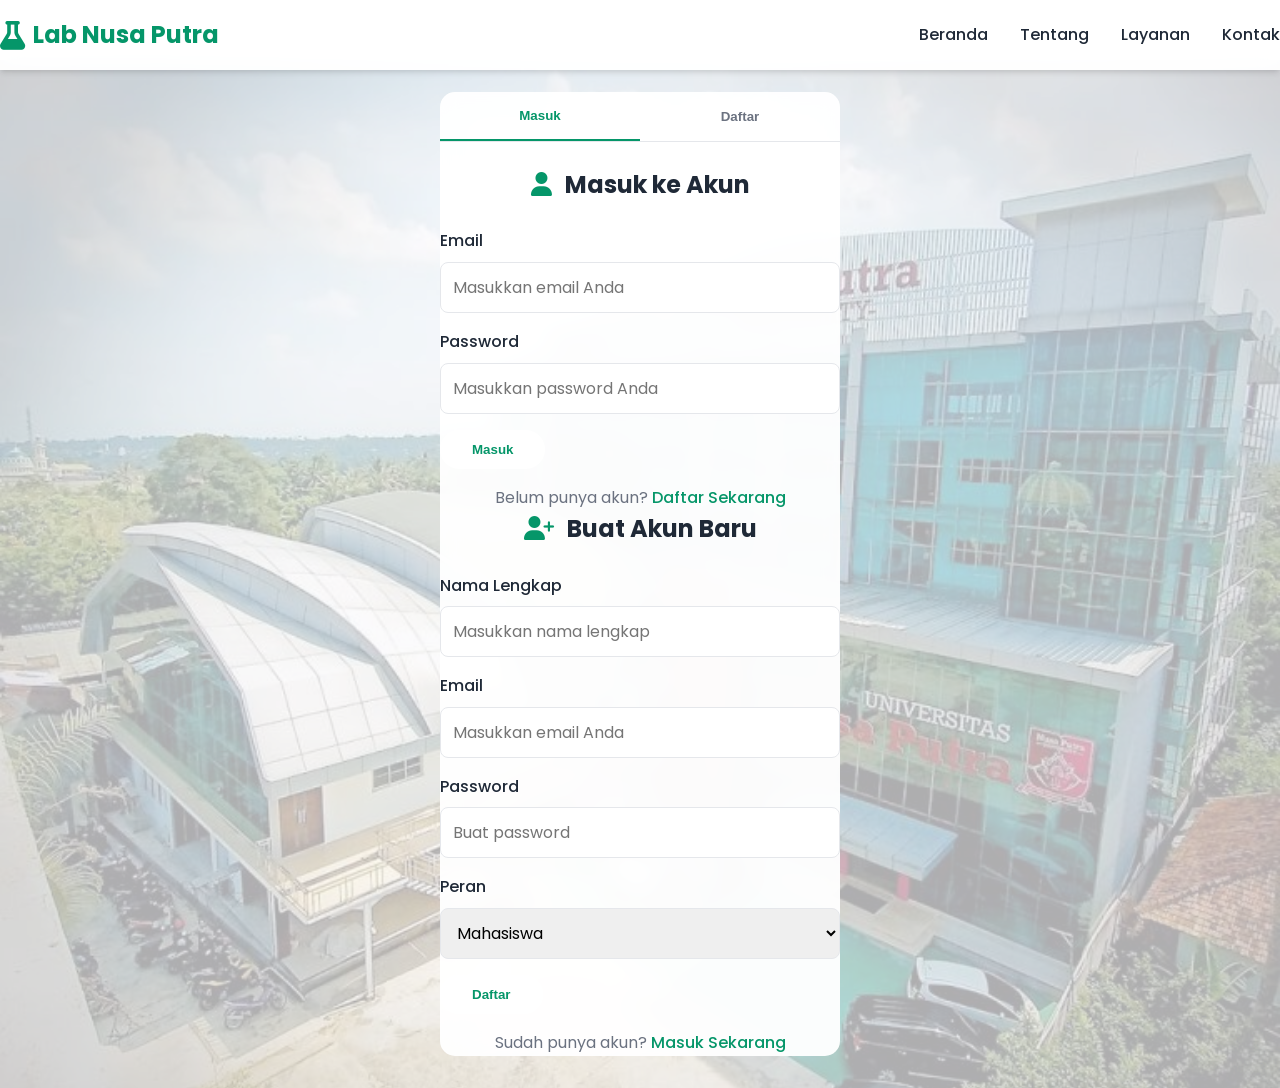
<file: dashboard.html>
<!DOCTYPE html>
<html lang="id">
<head>
    <meta charset="UTF-8">
    <meta name="viewport" content="width=device-width, initial-scale=1.0">
    <title>Dashboard - Laboratorium Nusa Putra</title>
    <link rel="stylesheet" href="style.css">
    <link rel="stylesheet" href="https://cdnjs.cloudflare.com/ajax/libs/font-awesome/6.4.0/css/all.min.css">
    <link href="https://fonts.googleapis.com/css2?family=Poppins:wght@300;400;500;600;700&family=Montserrat:wght@400;600;700&display=swap" rel="stylesheet">
</head>
<body>
    <!-- Header & Navigation -->
    <header class="header">
        <nav class="navbar">
            <div class="logo">
                <i class="fas fa-flask"></i>
                <span>Lab Nusa Putra</span>
            </div>
            <ul class="nav-links">
                <li><a href="dashboard.html" class="active">Dashboard</a></li>
                <li><a href="schedule.html">Jadwal</a></li>
                <li><a href="index.html">Beranda</a></li>
            </ul>
            <div class="user-menu">
                <span id="userName">User</span>
                <button id="logoutBtn" class="btn-logout"><i class="fas fa-sign-out-alt"></i></button>
            </div>
            <div class="menu-toggle">
                <i class="fas fa-bars"></i>
            </div>
        </nav>
    </header>

    <!-- Dashboard Section -->
    <section class="dashboard-section">
        <div class="container">
            <h2 class="section-title">Dashboard Pengguna</h2>
            
            <div class="dashboard-grid">
                <!-- Profile Card -->
                <div class="dashboard-card profile-card">
                    <h3><i class="fas fa-user"></i> Profil Saya</h3>
                    <div class="profile-info">
                        <div class="profile-avatar">
                            <i class="fas fa-user-circle"></i>
                        </div>
                        <div class="profile-details">
                            <p><strong>Nama:</strong> <span id="profileName">-</span></p>
                            <p><strong>Email:</strong> <span id="profileEmail">-</span></p>
                            <p><strong>Peran:</strong> <span id="profileRole">-</span></p>
                        </div>
                    </div>
                </div>

                <!-- Messages Card -->
                <div class="dashboard-card messages-card">
                    <h3><i class="fas fa-envelope"></i> Pesan Masuk</h3>
                    <div id="messagesList" class="messages-list">
                        <p class="no-messages">Belum ada pesan masuk</p>
                    </div>
                </div>

                <!-- Quick Actions -->
                <div class="dashboard-card actions-card">
                    <h3><i class="fas fa-bolt"></i> Aksi Cepat</h3>
                    <div class="quick-actions">
                        <a href="schedule.html" class="action-btn">
                            <i class="fas fa-calendar"></i>
                            <span>Lihat Jadwal</span>
                        </a>
                        <a href="index.html#contact" class="action-btn">
                            <i class="fas fa-paper-plane"></i>
                            <span>Kirim Pesan</span>
                        </a>
                    </div>
                </div>
            </div>
        </div>
    </section>

    <script src="script.js"></script>
    <script>
        // Check if user is logged in
        const currentUser = JSON.parse(localStorage.getItem('currentUser'));
        if (!currentUser) {
            window.location.href = 'login.html';
        }

        // Display user info
        document.getElementById('userName').textContent = currentUser.name;
        document.getElementById('profileName').textContent = currentUser.name;
        document.getElementById('profileEmail').textContent = currentUser.email;
        document.getElementById('profileRole').textContent = currentUser.role;

        // Load messages
        function loadMessages() {
            const messages = JSON.parse(localStorage.getItem('messages') || '[]');
            const messagesList = document.getElementById('messagesList');
            
            if (messages.length === 0) {
                messagesList.innerHTML = '<p class="no-messages">Belum ada pesan masuk</p>';
                return;
            }

            messagesList.innerHTML = messages.map(msg => `
                <div class="message-item">
                    <div class="message-header">
                        <strong>${msg.name}</strong>
                        <span class="message-date">${new Date(msg.date).toLocaleDateString('id-ID')}</span>
                    </div>
                    <p class="message-email">${msg.email}</p>
                    <p class="message-subject">${msg.subject || 'Tanpa Subjek'}</p>
                    <p class="message-text">${msg.message}</p>
                </div>
            `).join('');
        }

        loadMessages();

        // Logout
        document.getElementById('logoutBtn').addEventListener('click', () => {
            localStorage.removeItem('currentUser');
            showNotification('Berhasil keluar!', 'success');
            setTimeout(() => {
                window.location.href = 'login.html';
            }, 1000);
        });
    </script>
</body>
</html>
</file>
<file: style.css>
/* Reset & Base Styles */
* {
    margin: 0;
    padding: 0;
    box-sizing: border-box;
}

:root {
    --primary-color: #059669;
    --secondary-color: #6b7280;
    --accent-color: #d97706;
    --dark-color: #1f2937;
    --light-color: #f9fafb;
    --success-color: #10b981;
    --gradient-primary: linear-gradient(135deg, #059669 0%, #047857 100%);
    --gradient-secondary: linear-gradient(135deg, #0d9488 0%, #0f766e 100%);
    --shadow-sm: 0 1px 2px 0 rgba(0, 0, 0, 0.05);
    --shadow-md: 0 4px 6px -1px rgba(0, 0, 0, 0.1), 0 2px 4px -1px rgba(0, 0, 0, 0.06);
    --shadow-lg: 0 10px 15px -3px rgba(0, 0, 0, 0.1), 0 4px 6px -2px rgba(0, 0, 0, 0.05);
    --shadow-xl: 0 20px 25px -5px rgba(0, 0, 0, 0.1), 0 10px 10px -5px rgba(0, 0, 0, 0.04);
}

body {
    font-family: 'Poppins', sans-serif;
    line-height: 1.6;
    color: var(--dark-color);
    background-color: var(--light-color);
    overflow-x: hidden;
}

.container {
    width: 100%;
    max-width: 1200px;
    margin: 0 auto;
    padding: 0 2rem;
}

/* Header & Navigation */
.header {
    position: fixed;
    top: 0;
    left: 0;
    width: 100%;
    z-index: 1000;
    background: rgba(255, 255, 255, 0.95);
    backdrop-filter: blur(10px);
    box-shadow: var(--shadow-md);
}

.navbar {
    display: flex;
    justify-content: space-between;
    align-items: center;
    padding: 1rem 0;
}

.logo {
    display: flex;
    align-items: center;
    gap: 0.5rem;
    font-size: 1.5rem;
    font-weight: 700;
    color: var(--primary-color);
}

.logo i {
    font-size: 1.8rem;
}

.nav-links {
    display: flex;
    list-style: none;
    gap: 2rem;
}

.nav-links a {
    text-decoration: none;
    color: var(--dark-color);
    font-weight: 500;
    transition: color 0.3s ease;
    position: relative;
}

.nav-links a:hover {
    color: var(--primary-color);
}

.nav-links a.active {
    color: var(--primary-color);
}

.nav-links a.active::after {
    content: '';
    position: absolute;
    bottom: -5px;
    left: 0;
    width: 100%;
    height: 2px;
    background: var(--primary-color);
}

.menu-toggle {
    display: none;
    font-size: 1.5rem;
    cursor: pointer;
    color: var(--primary-color);
}

/* Hero Section */
.hero {
    min-height: 100vh;
    display: flex;
    align-items: center;
    background: linear-gradient(rgba(4, 120, 87, 0.8), rgba(5, 150, 105, 0.8)), url('Gedung.jpg') center center/cover;
    padding: 0 2rem;
    margin-top: 60px;
    position: relative;
    overflow: hidden;
}

.hero-content {
    max-width: 800px;
    margin: 0 auto;
    text-align: center;
    animation: slideInLeft 1s ease;
}

.hero-content h1 {
    font-family: 'Montserrat', sans-serif;
    font-size: 3.5rem;
    font-weight: 700;
    color: white;
    margin-bottom: 1rem;
    line-height: 1.2;
}

.hero-content p {
    font-size: 1.25rem;
    color: rgba(255, 255, 255, 0.9);
    margin-bottom: 2rem;
    max-width: 600px;
}

.hero-buttons {
    display: flex;
    gap: 1rem;
}

.btn {
    padding: 0.75rem 2rem;
    border-radius: 50px;
    text-decoration: none;
    font-weight: 600;
    transition: all 0.3s ease;
    display: inline-block;
    border: none;
    cursor: pointer;
}

.btn-primary {
    background: white;
    color: var(--primary-color);
}

.btn-primary:hover {
    transform: translateY(-2px);
    box-shadow: var(--shadow-lg);
}

.btn-secondary {
    background: transparent;
    color: white;
    border: 2px solid white;
}

.btn-secondary:hover {
    background: white;
    color: var(--primary-color);
}

/* Hero Image */
.hero-image {
    position: absolute;
    right: 0;
    top: 0;
    width: 50%;
    height: 100%;
}

.hero-image img {
    width: 100%;
    height: 100%;
    object-fit: cover;
}

/* Section Styles */
section {
    padding: 5rem 0;
}

.section-title {
    text-align: center;
    font-family: 'Montserrat', sans-serif;
    font-size: 2.5rem;
    margin-bottom: 3rem;
    color: var(--dark-color);
    position: relative;
}

.section-title::after {
    content: '';
    position: absolute;
    bottom: -10px;
    left: 50%;
    transform: translateX(-50%);
    width: 80px;
    height: 4px;
    background: var(--gradient-primary);
    border-radius: 2px;
}

/* About Section */
.about {
    background: white;
}

.about-content {
    display: grid;
    grid-template-columns: 1fr 1fr;
    gap: 3rem;
    align-items: center;
}

.about-text p {
    margin-bottom: 1rem;
    font-size: 1.1rem;
    color: var(--secondary-color);
}

.about-stats {
    display: flex;
    gap: 2rem;
    margin-top: 2rem;
}

.stat-item {
    text-align: center;
    padding: 1rem;
    background: var(--light-color);
    border-radius: 10px;
    flex: 1;
}

.stat-item h3 {
    font-size: 2rem;
    color: var(--primary-color);
    font-weight: 700;
}

.stat-item p {
    color: var(--secondary-color);
    font-size: 0.9rem;
}

.about-image img {
    width: 100%;
    border-radius: 10px;
    box-shadow: var(--shadow-xl);
}

/* Services Section */
.services {
    background: var(--light-color);
}

.services-grid {
    display: grid;
    grid-template-columns: repeat(auto-fit, minmax(300px, 1fr));
    gap: 2rem;
}

.service-card {
    background: white;
    padding: 2rem;
    border-radius: 15px;
    text-align: center;
    box-shadow: var(--shadow-md);
    transition: transform 0.3s ease, box-shadow 0.3s ease;
}

.service-card:hover {
    transform: translateY(-10px);
    box-shadow: var(--shadow-xl);
}

.service-icon {
    width: 80px;
    height: 80px;
    background: var(--gradient-primary);
    border-radius: 50%;
    display: flex;
    align-items: center;
    justify-content: center;
    margin: 0 auto 1.5rem;
}

.service-icon i {
    font-size: 2.5rem;
    color: white;
}

.service-card h3 {
    font-size: 1.5rem;
    margin-bottom: 1rem;
    color: var(--dark-color);
}

.service-card p {
    color: var(--secondary-color);
}

/* Facilities Section */
.facilities-grid {
    display: grid;
    grid-template-columns: repeat(auto-fit, minmax(250px, 1fr));
    gap: 2rem;
}

.facility-item {
    border-radius: 15px;
    overflow: hidden;
    box-shadow: var(--shadow-md);
    transition: transform 0.3s ease;
}

.facility-item:hover {
    transform: translateY(-5px);
}

.facility-item img {
    width: 100%;
    height: 200px;
    object-fit: cover;
}

.facility-item h3 {
    padding: 1rem;
    font-size: 1.25rem;
    color: var(--dark-color);
}

.facility-item p {
    padding: 0 1rem 1rem;
    color: var(--secondary-color);
}

/* Team Section */
.team {
    background: white;
}

.team-grid {
    display: grid;
    grid-template-columns: repeat(auto-fit, minmax(200px, 1fr));
    gap: 2rem;
}

.team-member {
    text-align: center;
    background: var(--light-color);
    padding: 2rem;
    border-radius: 15px;
    transition: transform 0.3s ease;
}

.team-member:hover {
    transform: translateY(-10px);
}

.team-member img {
    width: 120px;
    height: 120px;
    border-radius: 50%;
    object-fit: cover;
    margin-bottom: 1rem;
    border: 4px solid var(--primary-color);
}

.team-member h3 {
    font-size: 1.25rem;
    margin-bottom: 0.5rem;
    color: var(--dark-color);
}

.team-member p {
    color: var(--primary-color);
    font-weight: 500;
    margin-bottom: 1rem;
}

.social-links {
    display: flex;
    justify-content: center;
    gap: 1rem;
}

.social-links a {
    width: 40px;
    height: 40px;
    background: var(--primary-color);
    color: white;
    border-radius: 50%;
    display: flex;
    align-items: center;
    justify-content: center;
    text-decoration: none;
    transition: background 0.3s ease;
}

.social-links a:hover {
    background: var(--accent-color);
}

/* Contact Section */
.contact {
    background: var(--gradient-secondary);
    color: white;
}

.contact .section-title {
    color: white;
}

.contact-content {
    display: grid;
    grid-template-columns: 1fr 1fr;
    gap: 3rem;
}

.contact-info {
    display: flex;
    flex-direction: column;
    gap: 1.5rem;
}

.contact-item {
    display: flex;
    align-items: center;
    gap: 1rem;
}

.contact-item i {
    font-size: 1.5rem;
    color: var(--accent-color);
    width: 50px;
    height: 50px;
    background: rgba(255, 255, 255, 0.1);
    border-radius: 50%;
    display: flex;
    align-items: center;
    justify-content: center;
}

.contact-item h4 {
    font-size: 1.1rem;
    margin-bottom: 0.25rem;
}

.contact-item p {
    opacity: 0.9;
}

.contact-form {
    display: flex;
    flex-direction: column;
    gap: 1rem;
}

.contact-form input,
.contact-form textarea {
    width: 100%;
    padding: 1rem;
    border: none;
    border-radius: 10px;
    font-family: 'Poppins', sans-serif;
    font-size: 1rem;
}

.contact-form input:focus,
.contact-form textarea:focus {
    outline: 2px solid var(--accent-color);
}

.contact-form .btn-primary {
    background: var(--accent-color);
    color: white;
    width: fit-content;
}

/* Footer */
.footer {
    background: var(--dark-color);
    color: white;
    padding: 3rem 0 1.5rem;
}

.footer-content {
    display: grid;
    grid-template-columns: repeat(auto-fit, minmax(200px, 1fr));
    gap: 2rem;
    margin-bottom: 2rem;
}

.footer-logo {
    display: flex;
    align-items: center;
    gap: 0.5rem;
    font-size: 1.5rem;
    font-weight: 700;
    color: var(--primary-color);
}

.footer-links h4,
.footer-newsletter h4 {
    font-size: 1.2rem;
    margin-bottom: 1rem;
}

.footer-links ul {
    list-style: none;
}

.footer-links a {
    color: rgba(255, 255, 255, 0.7);
    text-decoration: none;
    transition: color 0.3s ease;
}

.footer-links a:hover {
    color: var(--primary-color);
}

.footer-newsletter form {
    display: flex;
    gap: 0.5rem;
}

.footer-newsletter input {
    flex: 1;
    padding: 0.75rem;
    border: none;
    border-radius: 5px;
}

.footer-newsletter button {
    padding: 0.75rem;
    background: var(--primary-color);
    color: white;
    border: none;
    border-radius: 5px;
    cursor: pointer;
}

.footer-bottom {
    text-align: center;
    padding-top: 1.5rem;
    border-top: 1px solid rgba(255, 255, 255, 0.1);
}

/* Animations */
@keyframes slideInLeft {
    from {
        opacity: 0;
        transform: translateX(-50px);
    }
    to {
        opacity: 1;
        transform: translateX(0);
    }
}

@keyframes slideInRight {
    from {
        opacity: 0;
        transform: translateX(50px);
    }
    to {
        opacity: 1;
        transform: translateX(0);
    }
}

@keyframes float {
    0%, 100% {
        transform: translateY(0);
    }
    50% {
        transform: translateY(-20px);
    }
}

/* Responsive Design */
@media (max-width: 768px) {
    .nav-links {
        position: fixed;
        top: 70px;
        right: -100%;
        flex-direction: column;
        background: white;
        width: 100%;
        text-align: center;
        transition: 0.3s;
        box-shadow: var(--shadow-md);
        padding: 1rem 0;
    }

    .nav-links.active {
        right: 0;
    }

    .menu-toggle {
        display: block;
    }

    .hero-content h1 {
        font-size: 2.5rem;
    }

    .hero-image {
        display: none;
    }

    .about-content,
    .contact-content {
        grid-template-columns: 1fr;
    }

    .section-title {
        font-size: 2rem;
    }
}

/* Scroll to top button */
.scroll-top {
    position: fixed;
    bottom: 20px;
    right: 20px;
    width: 50px;
    height: 50px;
    background: var(--primary-color);
    color: white;
    border-radius: 50%;
    display: flex;
    align-items: center;
    justify-content: center;
    cursor: pointer;
    opacity: 0;
    visibility: hidden;
    transition: all 0.3s ease;
    z-index: 999;
}

.scroll-top.show {
    opacity: 1;
    visibility: visible;
}

.scroll-top:hover {
    background: var(--accent-color);
}

/* User Menu */
.user-menu {
    display: flex;
    align-items: center;
    gap: 0.5rem;
}

.btn-logout {
    background: none;
    border: none;
    color: var(--primary-color);
    font-size: 1.2rem;
    cursor: pointer;
    padding: 0.5rem;
    border-radius: 5px;
    transition: background 0.3s ease;
}

.btn-logout:hover {
    background: var(--light-color);
}

/* Auth Section */
.auth-section {
    min-height: 100vh;
    display: flex;
    align-items: center;
    justify-content: center;
    padding: 2rem;
    margin-top: 60px;
    position: relative;
    overflow: hidden;
}

.auth-tabs {
    display: flex;
    margin-bottom: 1.5rem;
    border-bottom: 1px solid #e5e7eb;
}

.auth-tab {
    flex: 1;
    padding: 1rem;
    background: none;
    border: none;
    font-weight: 600;
    cursor: pointer;
    color: var(--secondary-color);
    transition: color 0.3s ease;
}

.auth-tab.active {
    color: var(--primary-color);
    border-bottom: 2px solid var(--primary-color);
}

.auth-form h2 {
    text-align: center;
    margin-bottom: 1.5rem;
    color: var(--dark-color);
}

.auth-form h2 i {
    margin-right: 0.5rem;
    color: var(--primary-color);
}

.form-group {
    margin-bottom: 1rem;
}

.form-group label {
    display: block;
    margin-bottom: 0.5rem;
    font-weight: 500;
    color: var(--dark-color);
}

.form-group input,
.form-group select,
.form-group textarea {
    width: 100%;
    padding: 0.75rem;
    border: 1px solid #e5e7eb;
    border-radius: 8px;
    font-family: 'Poppins', sans-serif;
    font-size: 1rem;
}

.form-group input:focus,
.form-group select:focus,
.form-group textarea:focus {
    outline: 2px solid var(--primary-color);
    border-color: var(--primary-color);
}

.auth-switch {
    text-align: center;
    margin-top: 1rem;
    color: var(--secondary-color);
}

.auth-switch a {
    color: var(--primary-color);
    text-decoration: none;
    font-weight: 500;
}

/* Dashboard Section */
.dashboard-section {
    min-height: 100vh;
    padding: 5rem 0;
    background: var(--light-color);
}

.dashboard-grid {
    display: grid;
    grid-template-columns: repeat(auto-fit, minmax(300px, 1fr));
    gap: 2rem;
}

.dashboard-card {
    background: white;
    border-radius: 15px;
    padding: 2rem;
    box-shadow: var(--shadow-md);
}

.dashboard-card h3 {
    margin-bottom: 1.5rem;
    color: var(--dark-color);
    display: flex;
    align-items: center;
    gap: 0.5rem;
}

.profile-info {
    display: flex;
    align-items: center;
    gap: 1rem;
}

.profile-avatar i {
    font-size: 4rem;
    color: var(--primary-color);
}

.profile-details p {
    margin-bottom: 0.5rem;
}

.messages-list {
    max-height: 300px;
    overflow-y: auto;
}

.message-item {
    border-bottom: 1px solid #e5e7eb;
    padding-bottom: 1rem;
    margin-bottom: 1rem;
}

.message-item:last-child {
    border-bottom: none;
    margin-bottom: 0;
}

.message-header {
    display: flex;
    justify-content: space-between;
    margin-bottom: 0.5rem;
}

.message-date {
    font-size: 0.8rem;
    color: var(--secondary-color);
}

.message-email {
    font-size: 0.9rem;
    color: var(--primary-color);
    margin-bottom: 0.25rem;
}

.message-subject {
    font-weight: 500;
    margin-bottom: 0.25rem;
}

.no-messages,
.no-schedule {
    text-align: center;
    color: var(--secondary-color);
    padding: 2rem 0;
}

.quick-actions {
    display: grid;
    grid-template-columns: repeat(2, 1fr);
    gap: 1rem;
}

.action-btn {
    display: flex;
    flex-direction: column;
    align-items: center;
    gap: 0.5rem;
    padding: 1.5rem;
    background: var(--light-color);
    border-radius: 10px;
    text-decoration: none;
    color: var(--dark-color);
    transition: all 0.3s ease;
}

.action-btn:hover {
    background: var(--primary-color);
    color: white;
}

.action-btn i {
    font-size: 2rem;
}

/* Schedule Section */
.schedule-section {
    min-height: 100vh;
    padding: 5rem 0;
    background: var(--light-color);
}

.schedule-controls {
    display: flex;
    justify-content: space-between;
    align-items: center;
    margin-bottom: 2rem;
    flex-wrap: wrap;
    gap: 1rem;
}

.date-filter label {
    font-weight: 500;
    margin-right: 0.5rem;
}

.date-filter input {
    padding: 0.5rem;
    border: 1px solid #e5e7eb;
    border-radius: 5px;
}

.schedule-list {
    display: flex;
    flex-direction: column;
    gap: 1rem;
}

.schedule-item {
    background: white;
    border-radius: 10px;
    padding: 1.5rem;
    box-shadow: var(--shadow-sm);
    display: flex;
    justify-content: space-between;
    align-items: flex-start;
    gap: 1rem;
}

.schedule-time {
    background: var(--gradient-primary);
    color: white;
    padding: 0.5rem 1rem;
    border-radius: 5px;
    font-weight: 600;
    min-width: 80px;
    text-align: center;
}

.schedule-details {
    flex: 1;
}

.schedule-details h4 {
    margin-bottom: 0.5rem;
    color: var(--dark-color);
}

.schedule-lab {
    color: var(--primary-color);
    font-weight: 500;
    margin-bottom: 0.25rem;
}

.schedule-desc {
    color: var(--secondary-color);
    font-size: 0.9rem;
}

.schedule-actions {
    display: flex;
    gap: 0.5rem;
}

.btn-edit,
.btn-delete {
    background: none;
    border: none;
    padding: 0.5rem;
    border-radius: 5px;
    cursor: pointer;
    transition: background 0.3s ease;
}

.btn-edit {
    color: var(--primary-color);
}

.btn-edit:hover {
    background: var(--light-color);
}

.btn-delete {
    color: #ef4444;
}

.btn-delete:hover {
    background: #fef2f2;
}

/* Modal */
.modal {
    display: none;
    position: fixed;
    top: 0;
    left: 0;
    width: 100%;
    height: 100%;
    background: rgba(0, 0, 0, 0.5);
    z-index: 10000;
    align-items: center;
    justify-content: center;
}

.modal.active {
    display: flex;
}

.modal-actions {
    display: flex;
    gap: 1rem;
    justify-content: flex-end;
    margin-top: 1.5rem;
}

.modal .btn-secondary {
    background: var(--secondary-color);
    color: white;
}

.modal .btn-secondary:hover {
    background: var(--dark-color);
}

.modal-content {
    background: white;
    border-radius: 15px;
    padding: 2rem;
    width: 90%;
    max-width: 500px;
    position: relative;
}

.modal-content .close {
    position: absolute;
    top: 1rem;
    right: 1rem;
    font-size: 1.5rem;
    cursor: pointer;
    color: var(--secondary-color);
}

.modal-content h3 {
    margin-bottom: 1.5rem;
    color: var(--dark-color);
}

/* Auth Background */
.auth-background {
    position: absolute;
    top: 0;
    left: 0;
    width: 100%;
    height: 100%;
    z-index: 1;
}

.auth-background img {
    width: 100%;
    height: 100%;
    object-fit: cover;
    opacity: 0.3;
}

.auth-container {
    position: relative;
    z-index: 2;
    background: rgba(255, 255, 255, 0.95);
    backdrop-filter: blur(10px);
    border-radius: 15px;
    max-width: 400px;
    width: 100%;
}

/* Responsive for Auth & Dashboard */
@media (max-width: 768px) {
    .auth-container {
        padding: 1.5rem;
    }
    
    .schedule-controls {
        flex-direction: column;
        align-items: stretch;
    }
    
    .schedule-item {
        flex-direction: column;
    }
    
    .schedule-actions {
        align-self: flex-end;
    }
}
</file>
